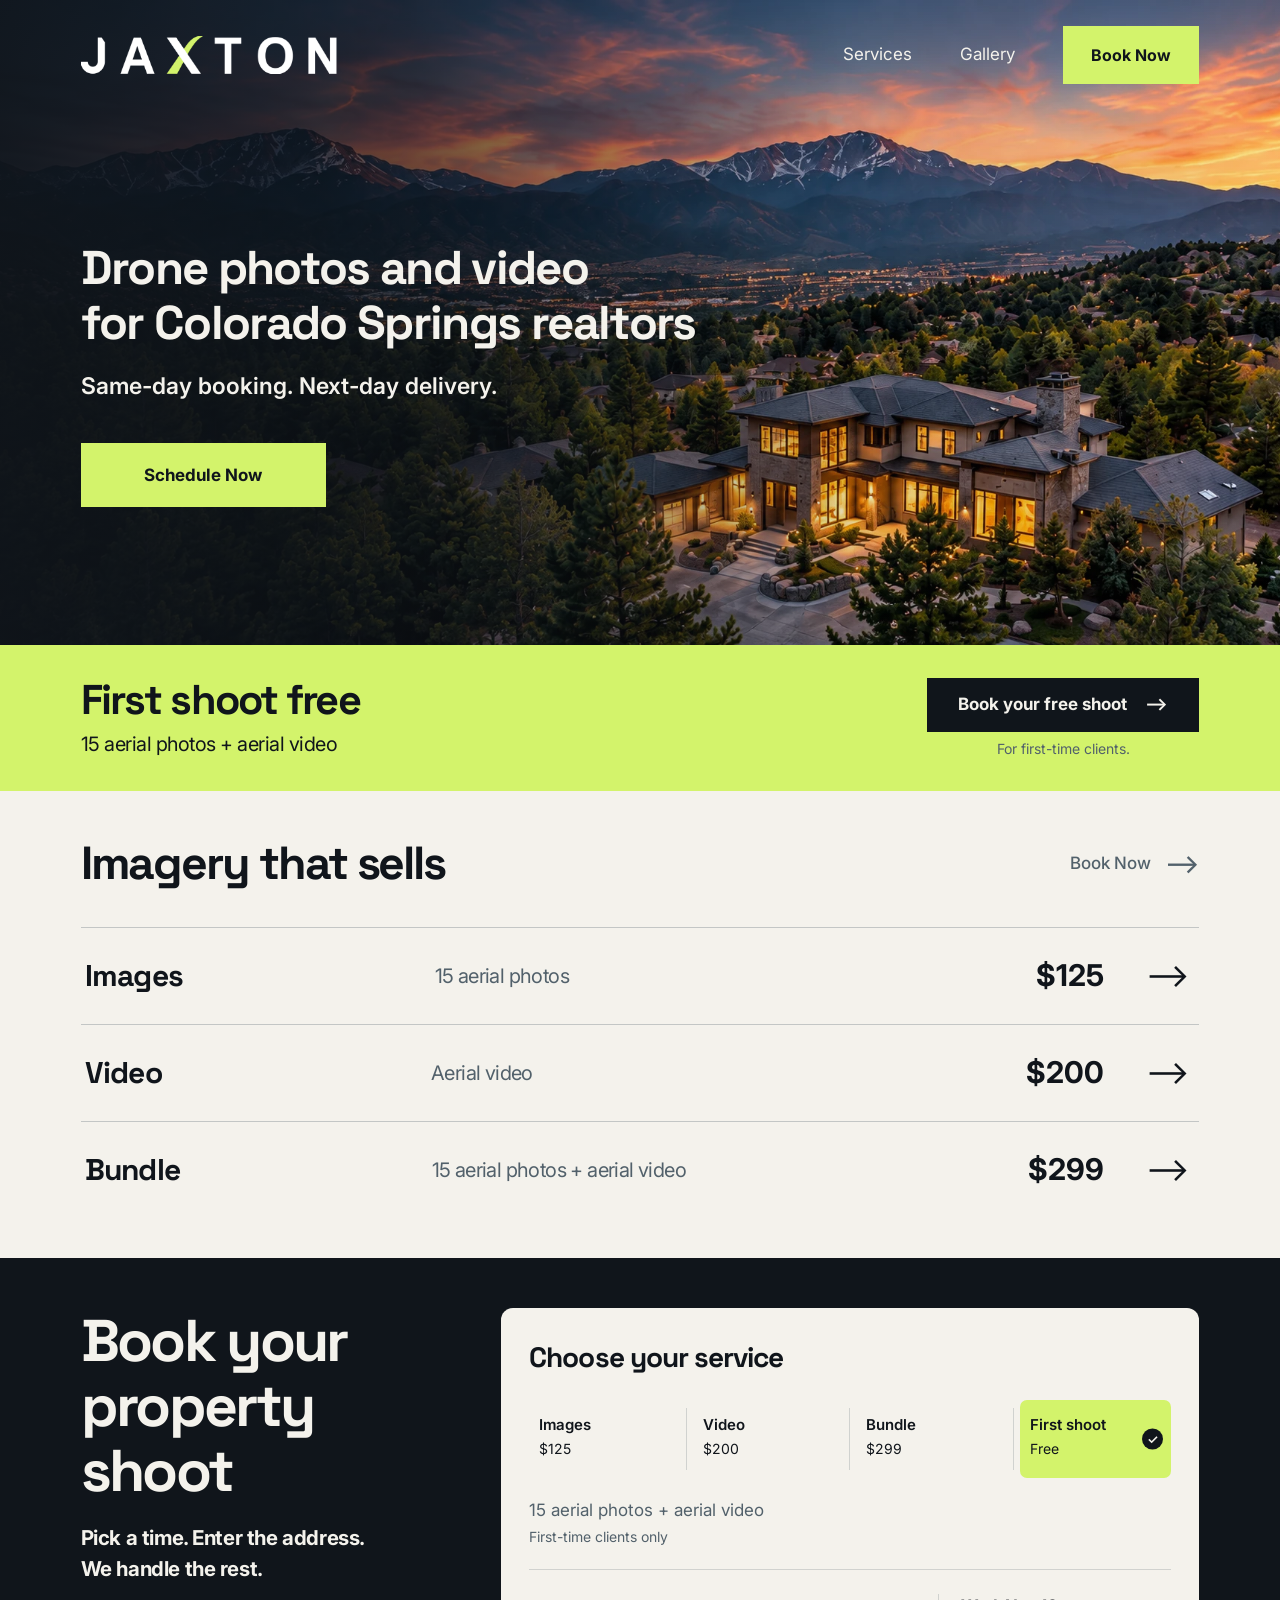
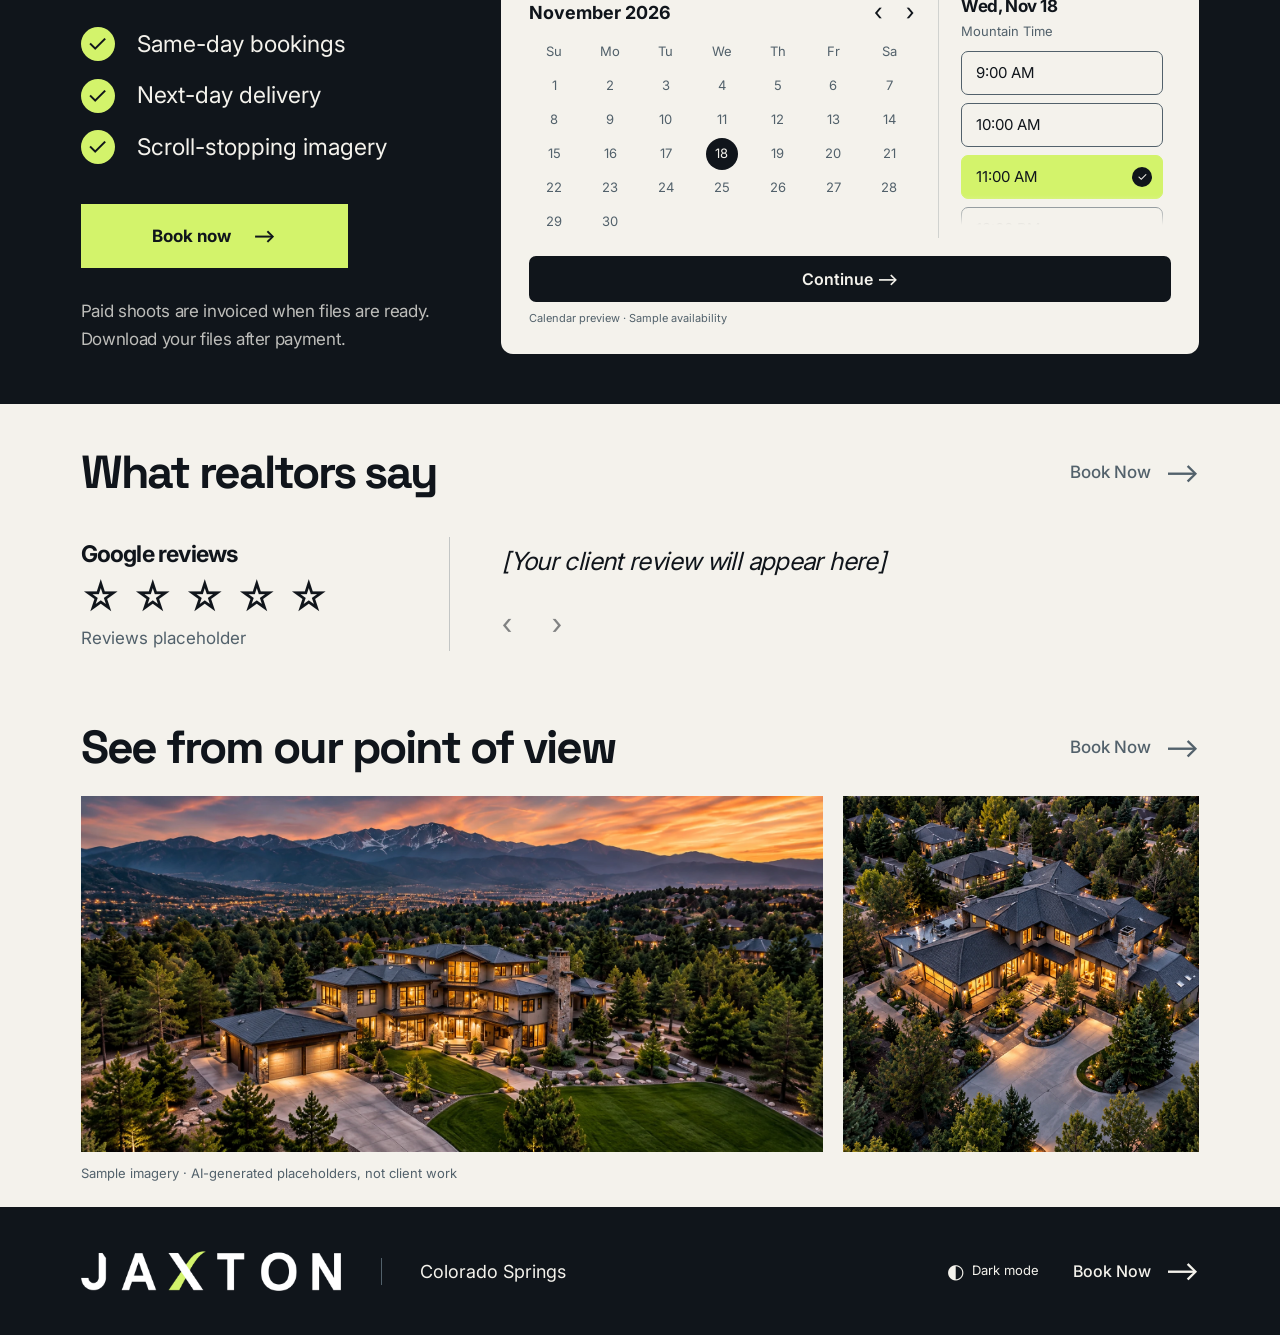
<file: index.html>
<!doctype html>
<html lang="en" data-theme="light">
<head>
  <meta charset="utf-8">
  <meta name="viewport" content="width=device-width, initial-scale=1">
  <meta name="theme-color" content="#10151B">
  <meta name="description" content="Drone photos and video for Colorado Springs realtors. Same-day booking. Next-day delivery. First shoot free. 15 photos $125, video $200, bundle $299.">
  <title>JAXTON | Colorado Springs Real Estate Drone Photography</title>
  <link rel="icon" href="assets/logos/favicon-dark.svg" type="image/svg+xml">
  <link rel="preload" href="assets/fonts/SpaceGrotesk.ttf" as="font" type="font/ttf" crossorigin>
  <link rel="preload" href="assets/fonts/Inter.ttf" as="font" type="font/ttf" crossorigin>
  <link rel="preload" href="assets/images/hero.webp" as="image" fetchpriority="high">
  <script src="js/config.js"></script>
  <script src="js/theme.js"></script>
  <link rel="stylesheet" href="css/styles.css">
  <script src="js/main.js" defer></script>
</head>
<body>
  <a class="skip-link" href="#main">Skip to content</a>
  <main id="main">
    <section class="hero" aria-labelledby="hero-heading">
      <img class="hero-photo" id="hero-photo" src="assets/images/hero.webp" alt="" width="1920" height="914" fetchpriority="high">
      <div class="hero-shade" aria-hidden="true"></div>
      <header class="site-header container">
        <a class="brand" href="#main" aria-label="JAXTON home"><img src="assets/logos/jaxton-dark.png" width="2048" height="512" alt="JAXTON"></a>
        <nav aria-label="Main navigation">
          <a class="nav-link" href="#services">Services</a>
          <a class="nav-link" href="#gallery">Gallery</a>
          <a class="button header-book" href="#book">Book Now</a>
        </nav>
      </header>
      <div class="hero-content container">
        <h1 id="hero-heading">Drone photos and video<br class="desktop-break"> for Colorado Springs realtors</h1>
        <p class="hero-promise">Same-day booking. Next-day delivery.</p>
        <a class="button hero-cta" href="#book">Schedule Now</a>
      </div>
    </section>

    <section class="promo" aria-label="First-time client offer">
      <div class="promo-inner container">
        <div class="promo-offer">
          <h2 data-intro-banner>First shoot free</h2>
          <p>15 aerial photos + aerial video</p>
        </div>
        <div class="promo-action">
          <a class="button promo-button" href="#book" data-select-service="first"><span data-intro-cta>Book your free shoot</span> <span aria-hidden="true">⟶</span></a>
          <p>For first-time clients.</p>
        </div>
      </div>
    </section>

    <section class="services surface" id="services" aria-labelledby="services-heading">
      <div class="container">
        <div class="section-heading"><h2 id="services-heading">Imagery that sells</h2><a class="text-link quiet" href="#book">Book Now <span aria-hidden="true">⟶</span></a></div>
        <div class="service-list">
          <a class="service-row" href="#book" data-select-service="images" aria-label="Book Images: 15 aerial photos, $125"><h3>Images</h3><p>15 aerial photos</p><strong data-price="images">$125</strong><span class="row-arrow" aria-hidden="true">⟶</span></a>
          <a class="service-row" href="#book" data-select-service="video" aria-label="Book Video: aerial video, $200"><h3>Video</h3><p>Aerial video</p><strong data-price="video">$200</strong><span class="row-arrow" aria-hidden="true">⟶</span></a>
          <a class="service-row" href="#book" data-select-service="bundle" aria-label="Book Bundle: 15 aerial photos and aerial video, $299"><h3>Bundle</h3><p>15 aerial photos + aerial video</p><strong data-price="bundle">$299</strong><span class="row-arrow" aria-hidden="true">⟶</span></a>
        </div>
      </div>
    </section>

    <section class="booking" id="book" aria-labelledby="booking-heading" tabindex="-1">
      <div class="booking-layout container">
        <div class="booking-copy">
          <h2 id="booking-heading">Book your<br>property shoot</h2>
          <p class="booking-subtitle"><strong>Pick a time. Enter the address.<br>We handle the rest.</strong></p>
          <ul class="benefits">
            <li><span class="check" aria-hidden="true">✓</span>Same-day bookings</li>
            <li><span class="check" aria-hidden="true">✓</span>Next-day delivery</li>
            <li><span class="check" aria-hidden="true">✓</span>Scroll-stopping imagery</li>
          </ul>
          <a class="button booking-cta" href="#calendar">Book now <span aria-hidden="true">⟶</span></a>
          <p class="payment-note">Paid shoots are invoiced when files are ready.<br>Download your files after payment.</p>
        </div>
        <div class="calendar-shell" id="calendar" tabindex="-1">
          <fieldset class="service-picker">
            <legend>Choose your service</legend>
            <div class="service-options">
              <label><input type="radio" name="service" value="images"><span>Images<small data-price="images">$125</small></span></label>
              <label><input type="radio" name="service" value="video"><span>Video<small data-price="video">$200</small></span></label>
              <label><input type="radio" name="service" value="bundle"><span>Bundle<small data-price="bundle">$299</small></span></label>
              <label class="first-shoot-option"><input type="radio" name="service" value="first" checked><span>First shoot<small data-intro-price>Free</small></span></label>
            </div>
          </fieldset>
          <div class="service-description" aria-live="polite"><p id="service-detail">15 aerial photos + aerial video</p><p id="service-qualifier">First-time clients only</p></div>
          <div id="calendar-demo" class="calendar-demo">
            <div class="demo-layout">
              <div class="month">
                <div class="month-heading"><strong>November 2026</strong><span aria-hidden="true">‹&emsp;›</span></div>
                <div class="weekdays" aria-hidden="true"><span>Su</span><span>Mo</span><span>Tu</span><span>We</span><span>Th</span><span>Fr</span><span>Sa</span></div>
                <div class="date-grid" id="date-grid" aria-hidden="true"></div>
              </div>
              <div class="time-preview">
                <h3>Wed, Nov 18</h3><p>Mountain Time</p>
                <div class="time-scroll-wrap"><div class="time-scroll" tabindex="0" role="group" aria-label="Sample times, scroll for more">
                  <button type="button" class="time-slot" aria-pressed="false">9:00 AM</button>
                  <button type="button" class="time-slot" aria-pressed="false">10:00 AM</button>
                  <button type="button" class="time-slot selected" aria-pressed="true">11:00 AM</button>
                  <button type="button" class="time-slot" aria-pressed="false">12:00 PM</button>
                  <button type="button" class="time-slot" aria-pressed="false">1:00 PM</button>
                  <button type="button" class="time-slot" aria-pressed="false">2:00 PM</button>
                </div></div>
              </div>
            </div>
            <button class="preview-continue" type="button">Continue <span aria-hidden="true">⟶</span></button>
            <p class="calendar-preview-note" id="preview-message" role="status">Calendar preview · Sample availability</p>
          </div>
          <div id="cal-embed" hidden></div>
          <p id="cal-status" class="cal-status" role="status" hidden></p>
          <p id="booking-fallback" class="booking-fallback" hidden><a id="external-booking" href="#book" target="_blank" rel="noopener">Open the booking calendar <span aria-hidden="true">↗</span></a></p>
          <p class="sr-only" id="selection-status" role="status" aria-live="polite">First shoot selected. Free for first-time clients.</p>
          <noscript><p class="cal-status">JavaScript is required to load the booking calendar. This calendar is a design preview.</p></noscript>
        </div>
      </div>
    </section>

    <section class="reviews surface" id="reviews" aria-labelledby="reviews-heading">
      <div class="container">
        <div class="section-heading"><h2 id="reviews-heading">What realtors say</h2><a class="text-link quiet" href="#book">Book Now <span aria-hidden="true">⟶</span></a></div>
        <div class="reviews-layout">
          <div class="review-summary"><h3><a id="google-reviews-link">Google reviews</a></h3><div class="review-stars" aria-hidden="true">☆ ☆ ☆ ☆ ☆</div><p id="reviews-caption">Reviews placeholder</p></div>
          <div class="review-rail" aria-roledescription="carousel" aria-label="Client reviews">
            <blockquote id="review-quote">[Your client review will appear here]</blockquote><p id="review-name" hidden></p>
            <div class="review-controls"><button type="button" id="review-prev" aria-label="Previous review">‹</button><button type="button" id="review-next" aria-label="Next review">›</button><span id="review-count" class="sr-only" role="status"></span></div>
          </div>
        </div>
      </div>
    </section>

    <section class="gallery surface" id="gallery" aria-labelledby="gallery-heading">
      <div class="container">
        <div class="section-heading"><h2 id="gallery-heading">See from our point of view</h2><a class="text-link quiet" href="#book">Book Now <span aria-hidden="true">⟶</span></a></div>
        <div class="gallery-grid">
          <img id="gallery-wide" src="assets/images/gallery-wide.webp" alt="Illustrative aerial view of a home in the Colorado foothills" width="1600" height="762" loading="lazy">
          <img id="gallery-overhead" src="assets/images/gallery-overhead.webp" alt="Illustrative overhead view of a home and its landscaped property" width="800" height="1000" loading="lazy">
        </div>
        <p class="sample-note" id="gallery-sample-note">Sample imagery · AI-generated placeholders, not client work</p>
      </div>
    </section>
  </main>
  <footer class="site-footer">
    <div class="footer-inner container">
      <a class="brand" href="#main" aria-label="JAXTON home"><img src="assets/logos/jaxton-dark.png" width="2048" height="512" alt="JAXTON"></a>
      <p>Colorado Springs</p>
      <div class="footer-actions"><button class="theme-toggle" type="button" aria-label="Switch to dark theme" aria-pressed="false" hidden><span aria-hidden="true">◐</span><span class="theme-label">Dark mode</span></button><a class="text-link" href="#book">Book Now <span aria-hidden="true">⟶</span></a></div>
    </div>
  </footer>
</body>
</html>
</file>
<file: css/styles.css>
@font-face{font-family:Space Grotesk;src:url('../assets/fonts/SpaceGrotesk.ttf') format('truetype');font-weight:300 700;font-display:swap}
@font-face{font-family:Inter;src:url('../assets/fonts/Inter.ttf') format('truetype');font-weight:100 900;font-display:swap}
:root{--night:#10151B;--graphite:#171C20;--lime:#D3F36B;--white:#F4F2EC;--slate:#52616B;--surface:var(--white);--ink:var(--night);--muted:var(--slate);--rule:color-mix(in srgb,var(--slate) 30%,transparent);color-scheme:light;scroll-behavior:smooth;scroll-padding-top:24px}
:root[data-theme=dark]{--surface:var(--graphite);--ink:var(--white);--muted:var(--white);--rule:color-mix(in srgb,var(--slate) 70%,transparent);color-scheme:dark}
*{box-sizing:border-box}body{margin:0;background:var(--surface);color:var(--ink);font-family:Inter,Arial,sans-serif;font-size:16px;line-height:1.5}a{color:inherit;text-decoration:none}button,input{font:inherit}button,a,input{-webkit-tap-highlight-color:transparent}button{cursor:pointer}img{display:block;max-width:100%}h1,h2,h3,p,blockquote{margin:0}h1,h2,h3{font-family:Space Grotesk,Arial,sans-serif;font-weight:700;letter-spacing:-.045em}h2{font-size:clamp(32px,3.62vw,52px);line-height:1.15}h3{letter-spacing:-.025em}.container{width:87.4%;max-width:1440px;margin-inline:auto}.surface{background:var(--surface);color:var(--ink)}.button{display:inline-flex;min-height:64px;align-items:center;justify-content:center;gap:22px;background:var(--lime);color:var(--night);border:1px solid var(--lime);padding:16px 36px;font-size:17px;font-weight:700;transition:background .18s,color .18s,transform .18s}.button:hover{background:var(--night);color:var(--lime)}.text-link{display:inline-flex;align-items:center;gap:14px;white-space:nowrap;font-weight:500;min-height:44px}.text-link span{font-size:26px;line-height:1;transition:transform .18s}.text-link:hover span{transform:translateX(5px)}.quiet{color:var(--muted);font-size:17px}:focus-visible{outline:3px solid var(--slate);outline-offset:5px}.booking :focus-visible,.site-footer :focus-visible,.hero :focus-visible{outline-color:var(--lime)}[hidden]{display:none!important}.sr-only{position:absolute;width:1px;height:1px;overflow:hidden;clip-path:inset(50%);white-space:nowrap}.skip-link{position:absolute;z-index:10;top:12px;left:12px;background:var(--lime);color:var(--night);padding:12px;transform:translateY(-150%)}.skip-link:focus{transform:none}
/* The supplied logo is unchanged. This window removes only its transparent canvas margins. */
.brand{display:block;position:relative;width:256px;aspect-ratio:1520/231;overflow:hidden;flex:none}.brand img{position:absolute;max-width:none;width:134.736842%;height:auto;left:-16.578947%;top:-61.038961%}
.hero{position:relative;min-height:clamp(570px,47.53vw,790px);color:var(--white);background:var(--night);isolation:isolate}.hero-photo,.hero-shade{position:absolute;inset:0;width:100%;height:100%;z-index:-1}.hero-photo{object-fit:cover;object-position:center}.hero-shade{background:linear-gradient(90deg,rgba(16,21,27,.92),rgba(16,21,27,.63) 31%,rgba(16,21,27,.1) 66%,rgba(16,21,27,.02))}.site-header{display:flex;align-items:center;justify-content:space-between;height:110px}.site-header nav{display:flex;align-items:center;gap:48px;font-size:17px}.header-book{min-height:58px;padding:14px 27px;font-size:16px}.nav-link{padding-block:12px}.nav-link:hover{color:var(--lime)}.hero-content{padding-top:130px;padding-bottom:138px}.hero h1{font-size:clamp(38px,3.7vw,60px);line-height:1.17;max-width:970px;letter-spacing:-.035em}.hero-promise{font-weight:600;font-size:clamp(17px,1.8vw,26px);margin-top:18px}.hero-cta{margin-top:40px;min-width:245px}
.promo{background:var(--lime);color:var(--night)}.promo-inner{display:grid;grid-template-columns:1.25fr .85fr auto;align-items:center;gap:45px;min-height:178px;padding-block:30px}.promo-title-line{display:flex;align-items:center;gap:28px}.promo h2{font-size:clamp(32px,3.7vw,54px);white-space:nowrap}.promo del{font-size:28px;font-weight:600;white-space:nowrap}.promo-offer p{font-size:19px;margin-top:10px;letter-spacing:-.035em;white-space:nowrap}.promo-promise{border-left:1px solid var(--slate);padding-left:46px;font-weight:700;font-size:22px;line-height:1.4;letter-spacing:-.03em}.promo .text-link{border-bottom:1px solid var(--night);font-size:18px;min-height:36px}
.services{padding-block:46px 40px}.section-heading{display:flex;justify-content:space-between;align-items:center;gap:24px;margin-bottom:36px}.service-row{display:grid;grid-template-columns:1fr 1.8fr auto 50px;align-items:center;gap:35px;min-height:97px;border-top:1px solid var(--rule);padding-inline:4px 10px;transition:background .18s,padding .18s}.service-row h3,.service-row strong{font-size:30px;font-weight:700}.service-row p{color:var(--muted);font-size:20px;letter-spacing:-.03em}.row-arrow{font-size:33px;line-height:1;text-align:right;transition:transform .18s}.service-row:hover,.service-row:focus-visible{background:color-mix(in srgb,var(--lime) 18%,transparent);padding-inline:16px}.service-row:hover .row-arrow{transform:translateX(4px)}
.booking{background:var(--night);color:var(--white);padding-block:50px;scroll-margin-top:0}.booking-layout{display:grid;grid-template-columns:.88fr 1fr;gap:60px;align-items:center;min-height:560px}.booking-eyebrow{font-size:29px;font-weight:600;letter-spacing:-.03em;margin-bottom:12px}.booking h2{font-size:clamp(40px,5.3vw,76px);white-space:nowrap;line-height:1.12}.lime{color:var(--lime)}.benefits{list-style:none;margin:42px 0 40px;padding:0;display:grid;gap:17px;font-size:23px}.benefits li{display:flex;align-items:center;gap:22px}.check{background:var(--lime);color:var(--night);border-radius:50%;width:34px;height:34px;font-size:24px;display:inline-flex;align-items:center;justify-content:center;flex:none}.booking-cta{min-width:267px}.payment-note{font-size:17px;color:var(--white);opacity:.76;line-height:1.6;margin-top:30px;letter-spacing:-.02em}.calendar-shell{color:var(--night);background:var(--white);border-radius:6px;padding:36px 38px;min-width:0;outline-offset:8px;scroll-margin-top:30px;color-scheme:light}.service-picker{border:0;padding:0;margin:0 0 40px;min-width:0}.service-picker legend{font-size:16px;font-weight:700;padding:0;margin-bottom:14px}.service-options{display:grid;grid-template-columns:repeat(3,1fr);gap:12px}.service-options label{display:flex;align-items:center;gap:13px;padding:13px 14px;border:1px solid color-mix(in srgb,var(--slate) 40%,transparent);min-height:74px;cursor:pointer;font-size:15px;font-weight:600;line-height:1.35;transition:background .15s}.service-options label:has(input:checked){background:var(--lime);border-color:var(--lime)}.service-options label:hover{border-color:var(--night)}.service-options input{appearance:none;flex:none;margin:0;width:19px;height:19px;border:1px solid var(--slate);border-radius:50%;display:grid;place-content:center}.service-options input:checked:after{content:'';width:11px;height:11px;border-radius:50%;background:var(--night)}.service-options small{display:block;font-size:14px;font-weight:400}.demo-layout{display:grid;grid-template-columns:1.7fr 1fr;gap:35px}.month-heading{display:flex;align-items:center;justify-content:space-between;font-size:17px;margin-bottom:24px}.month-heading span{font-size:24px}.weekdays,.date-grid{display:grid;grid-template-columns:repeat(7,1fr);gap:7px;text-align:center;font-size:13px;color:var(--slate)}.weekdays{margin-bottom:15px}.date-grid span{display:grid;place-content:center;aspect-ratio:1}.date-grid .selected{background:var(--night);color:var(--white);border-radius:4px}.time-preview{padding-top:20px}.time-preview p{font-size:13px;color:var(--slate);margin-bottom:10px;white-space:nowrap}.time-preview>span{display:block;text-align:center;border:1px solid color-mix(in srgb,var(--slate) 40%,transparent);font-size:15px;padding:10px 6px;margin-bottom:10px;white-space:nowrap}.time-preview .selected,.time-preview .demo-continue{background:var(--lime);border-color:var(--lime);color:var(--night)}.time-preview .demo-continue{margin-top:18px;font-weight:600}.calendar-preview-note{font-size:12px;color:var(--slate);text-align:right;margin-top:10px}.calendar-demo{user-select:none}.cal-status,.booking-fallback{font-size:14px;line-height:1.5;margin-top:16px;color:var(--slate)}.booking-fallback a{text-decoration:underline;text-underline-offset:4px}#cal-embed{min-height:430px;width:100%;overflow:auto}.calendar-shell:has(#cal-embed:not([hidden])){padding-inline:24px}.calendar-shell:has(#cal-embed:not([hidden])) .service-picker{margin-bottom:16px}
.reviews{padding-block:42px 34px}.reviews .section-heading{margin-bottom:38px}.reviews-layout{display:grid;grid-template-columns:.53fr 1fr;gap:52px}.review-summary{border-right:1px solid var(--rule);padding-right:44px}.review-summary h3{font-family:Inter,Arial,sans-serif;font-size:23px;letter-spacing:-.035em}.review-summary a[href]{text-decoration:underline;text-underline-offset:5px}.review-stars{font-size:39px;line-height:1.3;letter-spacing:1px;white-space:nowrap}.review-summary p{font-size:17px;color:var(--muted);margin-top:3px}.review-rail{align-self:center;min-width:0}.review-rail blockquote{font-size:25px;font-style:italic;line-height:1.45;letter-spacing:-.025em}.review-rail #review-name{margin-top:10px;color:var(--muted);font-size:15px}.review-controls{display:flex;gap:6px;margin-top:22px}.review-controls button{background:none;border:0;color:var(--ink);font-size:30px;min-width:44px;min-height:44px;padding:0;text-align:left}.review-controls button:disabled{cursor:default;opacity:.5}.review-controls button:not(:disabled):hover{color:var(--slate)}
.gallery{padding-block:36px 24px}.gallery .section-heading{margin-bottom:22px}.gallery-grid{display:grid;grid-template-columns:2.08fr 1fr;gap:20px;aspect-ratio:3.15}.gallery-grid img{width:100%;height:100%;object-fit:cover;min-height:0}.sample-note{font-size:13px;color:var(--muted);margin-top:12px}.site-footer{background:var(--night);color:var(--white);padding-block:38px}.footer-inner{display:flex;align-items:center;gap:40px;min-height:52px}.site-footer .brand{width:260px}.footer-inner>p{border-left:1px solid var(--slate);padding-left:38px;font-size:18px}.footer-actions{margin-left:auto;display:flex;align-items:center;gap:34px}.theme-toggle{display:flex;align-items:center;gap:8px;background:none;border:0;color:var(--white);font-size:13px;min-height:44px;padding:8px 0}.theme-toggle>span:first-child{font-size:20px}.theme-toggle:hover{color:var(--lime)}
@media(min-width:1650px){.hero-content{padding-top:155px;padding-bottom:155px}}
@media(max-width:1200px){.site-header{height:85px}.brand{width:210px}.hero-content{padding-top:105px;padding-bottom:110px}.hero{min-height:550px}.hero h1{font-size:43px;max-width:760px}.hero-promise{font-size:21px}.promo-inner{gap:24px;min-height:150px}.promo h2{font-size:39px}.promo-title-line{gap:20px}.promo del{font-size:24px}.promo-offer p{font-size:15px}.promo-promise{font-size:17px;padding-left:24px}.promo .text-link{font-size:16px}.booking-layout{gap:35px}.booking-eyebrow{font-size:24px}.booking h2{font-size:55px}.benefits{font-size:19px;gap:14px;margin-block:32px}.payment-note{font-size:14px}.calendar-shell{padding:28px 24px}.service-options{gap:7px}.service-options label{padding:10px 8px;gap:8px;font-size:13px}.service-options small{font-size:12px}.demo-layout{gap:20px}.time-preview p{font-size:10px}.date-grid,.weekdays{gap:5px;font-size:11px}.time-preview>span{font-size:12px}.reviews-layout{gap:40px}.review-stars{font-size:33px}.review-rail blockquote{font-size:22px}.footer-inner{gap:25px}.site-footer .brand{width:210px}.footer-inner>p{padding-left:25px;font-size:15px}.footer-actions{gap:20px}}
@media(max-width:960px){h2{font-size:34px}.hero h1{font-size:36px;max-width:650px}.hero-content{padding-top:90px;padding-bottom:100px}.hero{min-height:510px}.site-header nav{gap:28px;font-size:14px}.header-book{min-height:48px;padding:12px 22px;font-size:14px}.brand{width:175px}.button{min-height:56px;font-size:16px;padding:14px 28px}.hero-cta{min-width:205px;margin-top:32px}.hero-promise{font-size:18px}.promo-inner{gap:20px;grid-template-columns:1.25fr 1fr auto}.promo h2{font-size:34px}.promo del{font-size:20px}.promo-title-line{gap:16px}.promo-offer p{font-size:13px}.promo-promise{font-size:16px;padding-left:24px}.promo .text-link{font-size:14px;gap:8px}.services{padding-block:34px 30px}.section-heading{margin-bottom:24px}.service-row{min-height:82px;gap:24px;grid-template-columns:1fr 1.8fr auto 40px}.service-row h3,.service-row strong{font-size:25px}.service-row p{font-size:17px}.booking{padding-block:40px}.booking-layout{gap:30px;grid-template-columns:.86fr 1fr;min-height:475px}.booking-eyebrow{font-size:20px}.booking h2{font-size:45px}.benefits{font-size:16px;gap:14px}.check{width:25px;height:25px;font-size:18px}.benefits li{gap:14px}.booking-cta{min-width:210px}.payment-note{font-size:12px}.calendar-shell{padding:23px 20px}.service-picker{margin-bottom:25px}.service-picker legend{font-size:13px}.service-options label{font-size:11px;gap:6px;padding:9px 7px;min-height:60px}.service-options small{font-size:11px}.service-options input{width:14px;height:14px}.service-options input:checked:after{width:8px;height:8px}.month-heading{font-size:13px;margin-bottom:15px}.month-heading span{font-size:20px}.date-grid,.weekdays{font-size:10px;gap:3px}.weekdays{margin-bottom:8px}.demo-layout{gap:20px;grid-template-columns:1.6fr 1fr}.time-preview{padding-top:15px}.time-preview p{font-size:9px}.time-preview>span{font-size:11px;padding:8px 3px;margin-bottom:8px}.time-preview .demo-continue{margin-top:12px}.calendar-preview-note{font-size:10px}.review-summary h3{font-size:19px}.review-summary p{font-size:14px}.review-stars{font-size:29px}.review-rail blockquote{font-size:19px}.quiet{font-size:14px}.text-link span{font-size:23px}.reviews{padding-block:32px}.reviews .section-heading{margin-bottom:28px}.review-controls{margin-top:14px}.gallery{padding-top:28px}.site-footer .brand{width:180px}.footer-inner>p{font-size:13px}.footer-actions{gap:18px}.footer-actions .text-link{font-size:13px}.theme-label{display:none}}
@media(max-width:740px){.container{width:88%}.site-header{height:82px}.brand{width:165px}.site-header nav{gap:16px}.header-book{padding:10px 17px;min-height:44px;font-size:13px}.site-header .nav-link{display:none}.hero{min-height:620px}.hero-photo{object-position:65% center}.hero-shade{background:linear-gradient(90deg,rgba(16,21,27,.88),rgba(16,21,27,.35)),linear-gradient(0deg,rgba(16,21,27,.5),rgba(16,21,27,0) 60%)}.hero-content{padding-top:106px;padding-bottom:125px}.hero h1{font-size:clamp(34px,8.7vw,56px);line-height:1.12;max-width:570px;letter-spacing:-.04em}.desktop-break{display:none}.hero-promise{font-size:16px;max-width:340px;margin-top:24px}.hero-cta{margin-top:34px}.promo-inner{grid-template-columns:1fr auto;gap:22px 16px;padding-block:30px;min-height:0}.promo-offer{grid-column:1/-1}.promo h2{font-size:38px}.promo-title-line{gap:25px}.promo del{font-size:23px}.promo-offer p{font-size:13px;white-space:normal;max-width:350px;margin-top:8px;letter-spacing:-.02em}.promo-promise{border:0;padding:0;font-size:14px;line-height:1.5}.promo .text-link{font-size:13px;min-height:44px}.services{padding-block:38px 30px}.section-heading{align-items:center;gap:16px;margin-bottom:24px}h2{font-size:30px}.quiet{font-size:12px;gap:6px}.text-link span{font-size:21px}.service-row{grid-template-columns:1fr auto 24px;gap:6px 16px;padding-block:19px;min-height:100px}.service-row h3{font-size:23px;grid-column:1;grid-row:1}.service-row p{font-size:13px;grid-column:1;grid-row:2}.service-row strong{font-size:23px;grid-column:2;grid-row:1/3}.row-arrow{grid-column:3;grid-row:1/3;font-size:25px}.booking{padding-block:42px}.booking-layout{grid-template-columns:1fr;gap:36px;min-height:0}.booking-eyebrow{font-size:20px;margin-bottom:12px}.booking h2{font-size:clamp(44px,11vw,64px)}.benefits{font-size:17px;margin-block:28px;gap:14px}.benefits li{gap:14px}.check{width:27px;height:27px}.booking-cta{min-width:210px}.booking-cta span{transform:rotate(90deg)}.payment-note{font-size:12px;margin-top:23px}.calendar-shell{padding:25px 22px}.service-picker{margin-bottom:28px}.service-picker legend{font-size:14px}.service-options{gap:8px}.service-options label{font-size:12px;gap:7px;min-height:64px;padding:10px 8px}.service-options small{font-size:12px}.service-options input{width:16px;height:16px}.service-options input:checked:after{width:9px;height:9px}.demo-layout{grid-template-columns:1.65fr 1fr;gap:22px}.month-heading{font-size:14px}.date-grid,.weekdays{font-size:11px;gap:4px}.time-preview p{font-size:9px}.time-preview>span{font-size:11px;padding-block:9px}.calendar-preview-note{font-size:10px;margin-top:14px}.reviews{padding-block:36px}.reviews h2{font-size:29px}.reviews-layout{grid-template-columns:1fr;gap:26px}.review-summary{border-right:0;border-bottom:1px solid var(--rule);padding:0 0 22px}.review-summary h3{font-size:19px}.review-stars{font-size:31px}.review-summary p{font-size:12px}.review-rail blockquote{font-size:20px}.reviews .section-heading{margin-bottom:28px}.review-controls{margin-top:10px}.gallery{padding-block:24px 25px}.gallery h2{font-size:29px;max-width:250px}.gallery .section-heading{align-items:start;margin-bottom:23px}.gallery-grid{aspect-ratio:auto;grid-template-columns:1fr;gap:14px}.gallery-grid img:first-child{aspect-ratio:1.55}.gallery-grid img:last-child{aspect-ratio:1.55;object-position:center 44%}.sample-note{font-size:10px;line-height:1.5;margin-top:10px}.site-footer{padding-block:30px}.footer-inner{flex-wrap:wrap;gap:20px 24px}.site-footer .brand{width:165px}.footer-inner>p{font-size:12px;padding-left:22px}.footer-actions{width:100%;margin:0;justify-content:space-between;border-top:1px solid var(--slate);padding-top:12px}.theme-label{display:inline}.theme-toggle{font-size:12px}.footer-actions .text-link{font-size:13px}}
@media(max-width:370px){.container{width:90%}.hero h1{font-size:32px}.promo h2{font-size:33px}.promo-title-line{gap:20px}.promo del{font-size:21px}.promo-promise{font-size:12px}.booking h2{font-size:41px}.calendar-shell{padding:22px 15px}.demo-layout{gap:13px}.service-options{gap:5px}.service-options label{font-size:11px;padding-inline:7px;gap:5px}.service-options small{font-size:10px}.service-options input{width:13px;height:13px}.service-options input:checked:after{width:7px;height:7px}.time-preview p{font-size:8px}.gallery h2{font-size:27px}}
@media(prefers-reduced-motion:reduce){:root{scroll-behavior:auto}*,*::before,*::after{transition:none!important;animation:none!important}}
@media(max-width:370px){.site-header .brand{width:150px}.promo h2{font-size:30px}.promo-title-line{gap:16px}.promo del{font-size:20px}}

/* Approved compact offer banner: no separate price, one clear action. */
.promo-inner{display:flex;justify-content:space-between;align-items:center;gap:40px;min-height:190px;padding-block:30px}
.promo h2{font-size:clamp(32px,3.7vw,54px);line-height:1.12;white-space:nowrap}
.promo-offer p{font-size:clamp(16px,1.8vw,25px);letter-spacing:-.025em;margin-top:10px;white-space:nowrap}
.promo-action{text-align:center;flex:none}
.promo-button{background:var(--night);color:var(--white);border-color:var(--night);min-height:60px;padding:14px 30px;gap:18px}
.promo-button:hover{background:var(--graphite);color:var(--lime)}
.promo-action>p{font-size:14px;color:var(--slate);margin-top:9px}
.booking-eyebrow{font-size:clamp(16px,1.6vw,23px);line-height:1.5;letter-spacing:-.02em;margin-bottom:20px}
.booking h2{font-size:clamp(40px,4.6vw,66px);white-space:normal;line-height:1.1}
@media(max-width:960px){.promo-inner{gap:24px;min-height:155px;padding-block:25px}.promo h2{font-size:34px}.promo-offer p{font-size:16px}.promo-button{font-size:14px;padding:13px 20px;min-height:50px;gap:12px}.promo-action>p{font-size:12px}}
@media(max-width:740px){.promo-inner{display:flex;flex-direction:column;text-align:center;gap:22px;padding-block:28px;min-height:0}.promo-offer{width:100%}.promo h2{font-size:clamp(27px,7.7vw,42px);letter-spacing:-.045em}.promo-offer p{font-size:clamp(12px,3.5vw,17px);margin-top:8px;letter-spacing:-.025em}.promo-action{width:100%}.promo-button{width:100%;min-height:48px;font-size:15px;padding:12px 15px}.promo-action>p{font-size:11px;margin-top:8px}.booking-eyebrow{font-size:16px;margin-bottom:18px}.booking h2{font-size:clamp(39px,10vw,58px)}}
/* Slim desktop promotion; the approved mobile banner stays unchanged. */
@media(min-width:961px){.promo-inner{min-height:146px;padding-block:22px}.promo h2{font-size:clamp(32px,3.25vw,47px)}.promo-offer p{margin-top:7px;font-size:clamp(16px,1.55vw,22px)}.promo-button{min-height:54px;padding-block:12px}.promo-action>p{margin-top:6px}}

/* Four services, with a separate first-time offer. */
.service-options{grid-template-columns:repeat(2,minmax(0,1fr))}
.service-options label{min-width:0;min-height:80px}
.first-shoot-option del{color:var(--slate);font-weight:400;margin-right:5px}
.first-shoot-option strong{font-weight:700}
.service-options .eligibility{font-size:11px;margin-top:3px;color:var(--slate)}
@media(min-width:1650px){.service-options{grid-template-columns:repeat(4,minmax(0,1fr))}}
@media(max-width:740px){.service-options label{min-height:76px;font-size:13px;padding:12px;gap:10px}.service-options small{font-size:12px}.service-options .eligibility{font-size:10px}}

/* Approved booking-card design. */
.booking-layout{grid-template-columns:.7fr 1.3fr;gap:45px}
.calendar-shell{padding:28px;border-radius:12px}
.service-picker{margin:0 0 20px}
.service-picker legend{font-family:Space Grotesk,Arial,sans-serif;font-size:28px;letter-spacing:-.035em;margin-bottom:22px}
.service-options{grid-template-columns:repeat(4,minmax(0,1fr));gap:12px}
.service-options label{position:relative;display:block;border:0;border-radius:7px;min-height:78px;padding:14px 10px;font-size:15px;line-height:1.4}
.service-options label:not(:last-child):after{content:'';position:absolute;right:-6px;top:8px;bottom:8px;width:1px;background:color-mix(in srgb,var(--slate) 22%,transparent)}
.service-options label:has(input:checked){border:0;background:var(--lime);padding-right:28px}
.service-options input{position:absolute;opacity:0;width:1px;height:1px}
.service-options label:has(input:focus-visible){outline:2px solid var(--night);outline-offset:3px}
.service-options label:has(input:checked):before{content:'✓';position:absolute;right:8px;top:50%;transform:translateY(-50%);width:21px;height:21px;border-radius:50%;display:grid;place-items:center;background:var(--night);color:var(--white);font-size:13px}
.service-options small{font-size:14px;margin-top:4px;font-weight:400}
.service-description{padding-bottom:22px;margin-bottom:24px;border-bottom:1px solid color-mix(in srgb,var(--slate) 22%,transparent);color:var(--slate);font-weight:400}
.service-description p:first-child{font-size:17px}.service-description p:last-child{font-size:14px;margin-top:3px}
.demo-layout{grid-template-columns:1.65fr 1fr;gap:24px}
.month-heading{font-size:18px;margin-bottom:24px}.weekdays,.date-grid{font-size:13px;gap:6px}.date-grid .selected{border-radius:50%;aspect-ratio:1;width:34px;justify-self:center}.date-grid span{min-height:34px}
.time-preview{padding:0 0 0 22px;border-left:1px solid color-mix(in srgb,var(--slate) 22%,transparent);min-width:0}
.time-preview h3{font-family:Inter,Arial,sans-serif;font-size:17px;letter-spacing:-.025em}.time-preview>p{font-size:13px;margin:2px 0 15px}
.time-scroll-wrap{position:relative}.time-scroll{height:207px;overflow-y:auto;overscroll-behavior:contain;scrollbar-width:thin;scrollbar-color:var(--slate) var(--white);padding-right:8px;display:flex;flex-direction:column;gap:10px}
.time-slot{flex:none;height:52px;width:100%;border:1px solid var(--slate);border-radius:7px;background:var(--white);color:var(--night);text-align:left;padding:10px 14px;font-size:15px;position:relative}
.time-slot.selected{background:var(--lime)}.time-slot.selected:after{content:'✓';position:absolute;right:10px;top:50%;transform:translateY(-50%);width:20px;height:20px;border-radius:50%;display:grid;place-items:center;background:var(--night);color:var(--white);font-size:12px}
.time-scroll-wrap.has-more:after{content:'';position:absolute;bottom:0;left:0;right:8px;height:30px;pointer-events:none;background:linear-gradient(to bottom,rgba(244,242,236,0),var(--white))}
.preview-continue{margin-top:28px;width:100%;min-height:52px;border:0;border-radius:7px;background:var(--night);color:var(--white);font:600 16px Inter,Arial,sans-serif;cursor:pointer}.preview-continue:hover{color:var(--lime)}
.calendar-preview-note{text-align:left;font-size:11px;margin-top:10px}.calendar-shell :focus-visible{outline-color:var(--slate)}
@media(max-width:1100px){.booking-layout{grid-template-columns:1fr;gap:32px}.calendar-shell{max-width:800px;width:100%}.booking-copy{max-width:650px}.booking h2 br{display:none}}
@media(max-width:740px){.calendar-shell{padding:22px}.service-picker legend{font-size:23px;margin-bottom:16px}.service-options{grid-template-columns:repeat(2,minmax(0,1fr));gap:10px 16px}.service-options label{min-height:68px;font-size:15px;padding:12px}.service-options label:nth-child(2):after{display:none}.service-options small{font-size:14px}.service-description{margin-bottom:20px;padding-bottom:18px}.service-description p:first-child{font-size:14px}.service-description p:last-child{font-size:12px}.demo-layout{grid-template-columns:1fr;gap:22px}.month-heading{font-size:18px;margin-bottom:16px}.weekdays,.date-grid{font-size:12px;gap:6px}.time-preview{border:0;padding:0}.time-preview h3{font-size:17px}.time-preview>p{font-size:12px;margin-bottom:12px}.time-scroll{height:179px;gap:8px}.time-slot{height:46px;font-size:15px}.time-scroll-wrap.has-more:after{height:25px}.preview-continue{margin-top:24px;min-height:48px}.calendar-preview-note{font-size:10px}.booking h2 br{display:block}}
/* Compact calendar only; service selector is unchanged. */
.calendar-demo .month-heading{margin-bottom:12px}
.calendar-demo .weekdays{margin-bottom:8px}
.calendar-demo .date-grid{row-gap:2px}
.calendar-demo .date-grid span{aspect-ratio:auto;height:32px;min-height:32px}
.calendar-demo .date-grid .selected{width:32px;height:32px}
.calendar-demo .time-preview>p{margin-bottom:10px}
.calendar-demo .time-scroll{height:174px;gap:8px}
.calendar-demo .time-slot{height:44px;padding-block:8px}
.calendar-demo .preview-continue{margin-top:18px;min-height:46px}
.calendar-demo .calendar-preview-note{margin-top:8px}
@media(max-width:740px){.calendar-demo .demo-layout{gap:14px}.calendar-demo .month-heading{margin-bottom:10px}.calendar-demo .date-grid span{height:30px;min-height:30px}.calendar-demo .date-grid .selected{width:30px;height:30px}.calendar-demo .time-scroll{height:174px}.calendar-demo .preview-continue{margin-top:18px;min-height:46px}}

.booking-subtitle{font-size:clamp(16px,1.6vw,23px);line-height:1.5;letter-spacing:-.02em;margin-top:20px}.booking-subtitle strong{font-weight:700}@media(max-width:740px){.booking-subtitle{font-size:16px;margin-top:18px}}
</file>
